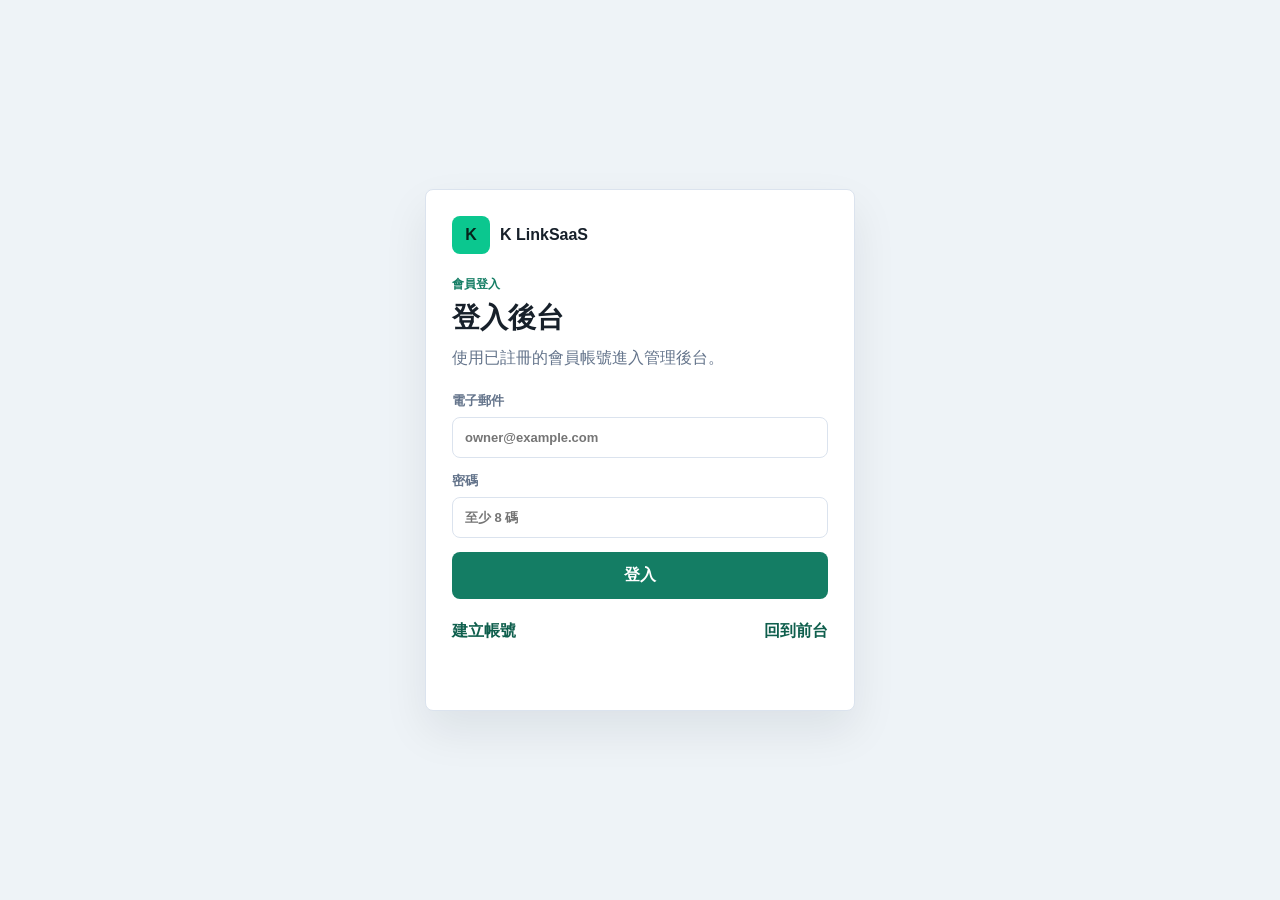
<file: prototype/login.html>
<!doctype html>
<html lang="zh-Hant">
<head>
  <meta charset="utf-8">
  <meta name="viewport" content="width=device-width, initial-scale=1">
  <title>K LinkSaaS 登入</title>
  <link rel="stylesheet" href="login.css">
</head>
<body>
  <main class="login-shell">
    <section class="login-panel">
      <a class="brand" href="/">
        <span>K</span>
        <strong>K LinkSaaS</strong>
      </a>

      <div class="panel-copy">
        <p class="eyebrow">會員登入</p>
        <h1>登入後台</h1>
        <p>使用已註冊的會員帳號進入管理後台。</p>
      </div>

      <form id="loginForm" class="login-form">
        <label>
          電子郵件
          <input id="email" type="email" autocomplete="email" required placeholder="owner@example.com">
        </label>
        <label>
          密碼
          <input id="password" type="password" autocomplete="current-password" required placeholder="至少 8 碼">
        </label>
        <button type="submit">登入</button>
      </form>

      <div class="link-row">
        <a href="/register">建立帳號</a>
        <a href="/">回到前台</a>
      </div>

      <p id="loginStatus" class="status" role="status"></p>
    </section>
  </main>

  <script src="login.js"></script>
</body>
</html>
</file>
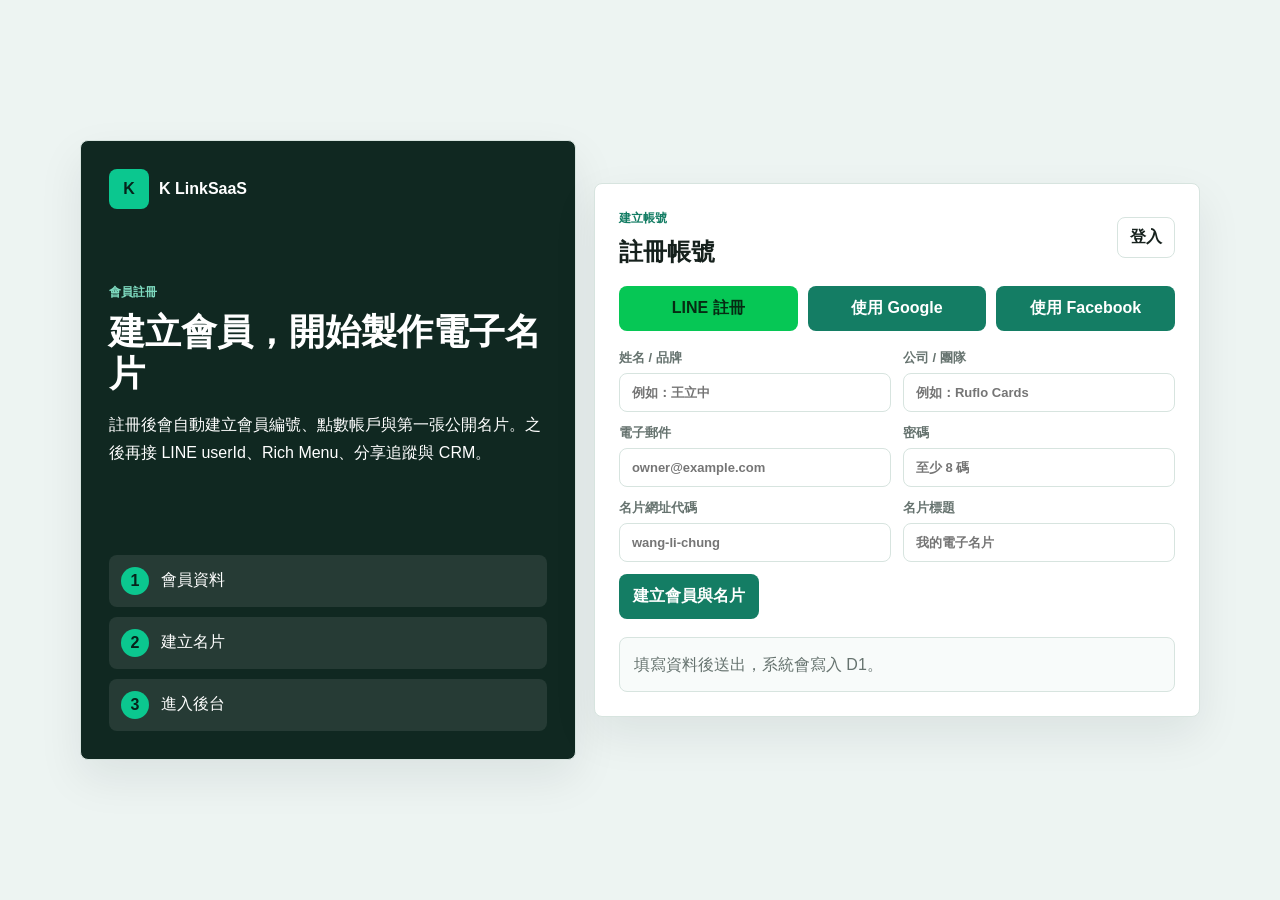
<file: prototype/register.html>
<!doctype html>
<html lang="zh-Hant">
<head>
  <meta charset="utf-8">
  <meta name="viewport" content="width=device-width, initial-scale=1">
  <title>K LinkSaaS 註冊</title>
  <link rel="stylesheet" href="register.css">
  <script charset="utf-8" src="https://static.line-scdn.net/liff/edge/2/sdk.js"></script>
</head>
<body>
  <main class="register-shell">
    <section class="intro-panel">
      <a class="brand" href="/">
        <span>K</span>
        <strong>K LinkSaaS</strong>
      </a>
      <div>
        <p class="eyebrow">會員註冊</p>
        <h1>建立會員，開始製作電子名片</h1>
        <p>註冊後會自動建立會員編號、點數帳戶與第一張公開名片。之後再接 LINE userId、Rich Menu、分享追蹤與 CRM。</p>
      </div>
      <div class="flow-list">
        <article><strong>1</strong><span>會員資料</span></article>
        <article><strong>2</strong><span>建立名片</span></article>
        <article><strong>3</strong><span>進入後台</span></article>
      </div>
    </section>

    <section class="form-panel">
      <div class="panel-head">
        <div>
          <p class="eyebrow">建立帳號</p>
          <h2>註冊帳號</h2>
        </div>
        <a href="/login">登入</a>
      </div>

      <div class="social-row">
        <button class="line" id="lineRegisterButton" type="button">LINE 註冊</button>
        <button id="googleRegisterButton" type="button">使用 Google</button>
        <button id="facebookRegisterButton" type="button">使用 Facebook</button>
      </div>

      <form id="registerForm" class="register-form">
        <label>
          姓名 / 品牌
          <input id="displayName" required placeholder="例如：王立中">
        </label>
        <label>
          公司 / 團隊
          <input id="company" placeholder="例如：Ruflo Cards">
        </label>
        <label>
          電子郵件
          <input id="email" type="email" required placeholder="owner@example.com">
        </label>
        <label>
          密碼
          <input id="password" type="password" minlength="8" required placeholder="至少 8 碼">
        </label>
        <label>
          名片網址代碼
          <input id="slug" placeholder="wang-li-chung">
        </label>
        <label>
          名片標題
          <input id="cardTitle" placeholder="我的電子名片">
        </label>
        <button type="submit">建立會員與名片</button>
      </form>

      <div class="result-panel" id="registerResult" role="status">
        填寫資料後送出，系統會寫入 D1。
      </div>
    </section>
  </main>

  <script src="register.js"></script>
</body>
</html>
</file>
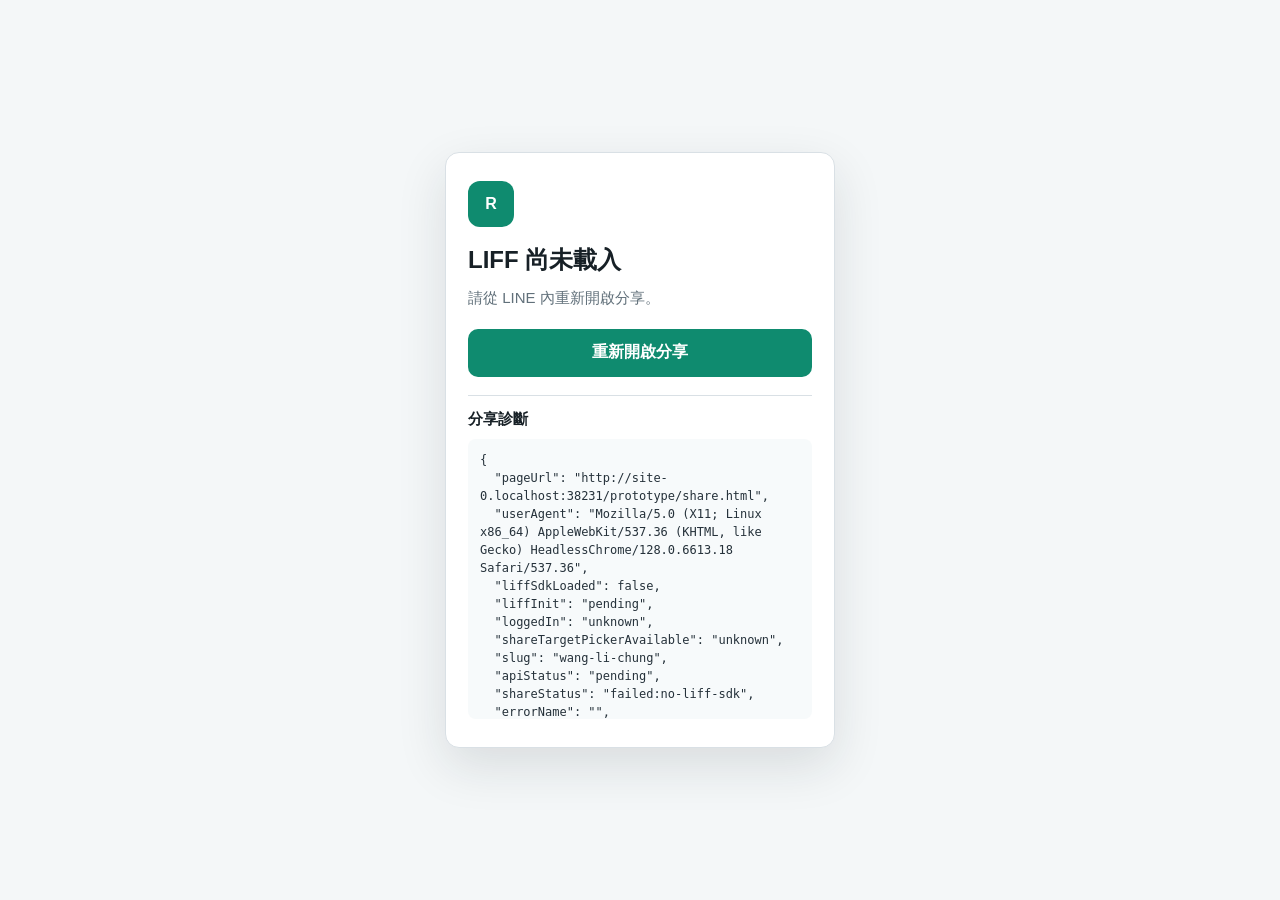
<file: prototype/share.html>
<!doctype html>
<html lang="zh-Hant">
<head>
  <meta charset="utf-8">
  <meta name="viewport" content="width=device-width, initial-scale=1">
  <title>正在開啟 LINE 分享</title>
  <style>
    :root {
      color-scheme: light;
      --ink: #172026;
      --muted: #61707a;
      --line: #d9e0e5;
      --accent: #0f8b6f;
      --surface: #f4f7f8;
    }

    * {
      box-sizing: border-box;
    }

    body {
      margin: 0;
      min-height: 100vh;
      display: grid;
      place-items: center;
      padding: 24px;
      font-family: Arial, "Microsoft JhengHei", sans-serif;
      color: var(--ink);
      background: var(--surface);
    }

    main {
      width: min(390px, 100%);
      padding: 28px 22px;
      border: 1px solid var(--line);
      border-radius: 14px;
      background: #fff;
      box-shadow: 0 18px 50px rgba(23, 32, 38, 0.12);
    }

    .mark {
      width: 46px;
      height: 46px;
      display: grid;
      place-items: center;
      border-radius: 12px;
      margin-bottom: 18px;
      color: #fff;
      background: var(--accent);
      font-weight: 800;
    }

    h1 {
      margin: 0 0 10px;
      font-size: 24px;
      line-height: 1.25;
    }

    p {
      margin: 0;
      color: var(--muted);
      font-size: 15px;
      line-height: 1.7;
    }

    button {
      width: 100%;
      min-height: 48px;
      margin-top: 18px;
      border: 0;
      border-radius: 10px;
      color: #fff;
      background: var(--accent);
      font-size: 16px;
      font-weight: 800;
    }

    button:disabled {
      opacity: 0.7;
    }

    .diagnostics {
      margin-top: 18px;
      padding-top: 14px;
      border-top: 1px solid var(--line);
    }

    .diagnostics h2 {
      margin: 0 0 10px;
      font-size: 15px;
    }

    .diagnostics pre {
      min-height: 120px;
      max-height: 280px;
      overflow: auto;
      margin: 0;
      padding: 12px;
      border-radius: 8px;
      color: #25313a;
      background: #f7fafb;
      white-space: pre-wrap;
      word-break: break-word;
      font-size: 12px;
      line-height: 1.5;
    }
  </style>
  <script charset="utf-8" src="https://static.line-scdn.net/liff/edge/2/sdk.js"></script>
</head>
<body>
  <main>
    <div class="mark">R</div>
    <h1 id="shareTitle">正在開啟 LINE 通訊錄</h1>
    <p id="shareStatus">請稍候，系統會直接開啟分享對象選擇器。</p>
    <button id="retryShare" type="button" disabled>處理中...</button>
    <section class="diagnostics" aria-label="分享診斷">
      <h2>分享診斷</h2>
      <pre id="shareDiagnostics">正在收集狀態...</pre>
    </section>
  </main>
  <script src="share.js"></script>
</body>
</html>
</file>
<file: prototype/login.css>
:root {
  --bg: #eef3f7;
  --panel: #ffffff;
  --ink: #17202a;
  --muted: #64748b;
  --line: #dbe3ee;
  --brand: #147d64;
  --brand-dark: #0f5f4d;
  --danger: #b42318;
}

* {
  box-sizing: border-box;
}

button {
  transition: opacity 0.18s ease, filter 0.18s ease;
}

button:disabled,
button[aria-busy="true"] {
  cursor: not-allowed;
  opacity: 0.68;
  filter: grayscale(0.18);
}

button[aria-busy="true"] {
  pointer-events: none;
}

body {
  margin: 0;
  min-height: 100vh;
  background: var(--bg);
  color: var(--ink);
  font-family: Arial, "Noto Sans TC", sans-serif;
}

.login-shell {
  min-height: 100vh;
  display: grid;
  place-items: center;
  padding: 18px;
}

.login-panel {
  width: min(100%, 430px);
  display: grid;
  gap: 22px;
  padding: 26px;
  border: 1px solid var(--line);
  border-radius: 8px;
  background: var(--panel);
  box-shadow: 0 20px 45px rgba(15, 23, 42, 0.08);
}

.brand {
  display: inline-flex;
  align-items: center;
  gap: 10px;
  color: var(--ink);
  font-weight: 900;
  text-decoration: none;
}

.brand span {
  width: 38px;
  height: 38px;
  display: grid;
  place-items: center;
  border-radius: 8px;
  background: #0bc78f;
  color: #06231b;
}

.eyebrow {
  margin: 0 0 6px;
  color: var(--brand);
  font-size: 12px;
  font-weight: 700;
  text-transform: uppercase;
}

h1,
p {
  margin: 0;
}

h1 {
  font-size: 28px;
  letter-spacing: 0;
}

.panel-copy p:last-child {
  margin-top: 8px;
  color: var(--muted);
  line-height: 1.6;
}

.login-form {
  display: grid;
  gap: 14px;
}

label {
  display: grid;
  gap: 7px;
  color: var(--muted);
  font-size: 13px;
  font-weight: 700;
}

input {
  width: 100%;
  border: 1px solid var(--line);
  border-radius: 8px;
  padding: 12px;
  color: var(--ink);
  font: inherit;
}

button {
  border: 0;
  border-radius: 8px;
  padding: 13px 16px;
  background: var(--brand);
  color: white;
  font: inherit;
  font-weight: 800;
  cursor: pointer;
}

button:hover {
  background: var(--brand-dark);
}

.link-row {
  display: flex;
  justify-content: space-between;
  gap: 12px;
}

.link-row a {
  color: var(--brand-dark);
  font-weight: 700;
  text-decoration: none;
}

.status {
  min-height: 20px;
  color: var(--danger);
  font-size: 13px;
}

@media (max-width: 520px) {
  .login-shell {
    align-items: stretch;
    padding: 12px;
  }

  .login-panel {
    align-content: start;
    min-height: calc(100vh - 24px);
    padding: 20px;
  }
}
</file>
<file: prototype/register.css>
:root {
  --bg: #edf4f2;
  --panel: #ffffff;
  --ink: #16211d;
  --muted: #66736f;
  --line: #d7e4df;
  --brand: #147d64;
  --brand-dark: #0f5f4d;
  --line-green: #06c755;
}

* {
  box-sizing: border-box;
}

button {
  transition: opacity 0.18s ease, filter 0.18s ease;
}

button:disabled,
button[aria-busy="true"] {
  cursor: not-allowed;
  opacity: 0.68;
  filter: grayscale(0.18);
}

button[aria-busy="true"] {
  pointer-events: none;
}

body {
  margin: 0;
  min-height: 100vh;
  background: var(--bg);
  color: var(--ink);
  font-family: Arial, "Noto Sans TC", sans-serif;
}

a {
  color: inherit;
  text-decoration: none;
}

.register-shell {
  width: min(1120px, calc(100vw - 28px));
  min-height: 100vh;
  margin: 0 auto;
  display: grid;
  grid-template-columns: 0.9fr 1.1fr;
  gap: 18px;
  align-items: center;
  padding: 28px 0;
}

.intro-panel,
.form-panel {
  border: 1px solid var(--line);
  border-radius: 8px;
  background: var(--panel);
  box-shadow: 0 18px 45px rgba(17, 24, 39, 0.08);
}

.intro-panel {
  min-height: 620px;
  display: flex;
  flex-direction: column;
  justify-content: space-between;
  padding: 28px;
  background: #102821;
  color: white;
}

.brand {
  display: inline-flex;
  align-items: center;
  gap: 10px;
  width: fit-content;
}

.brand span {
  width: 40px;
  height: 40px;
  display: grid;
  place-items: center;
  border-radius: 8px;
  background: #0bc78f;
  color: #06231b;
  font-weight: 900;
}

.eyebrow {
  margin: 0 0 8px;
  color: var(--brand);
  font-size: 12px;
  font-weight: 800;
  text-transform: uppercase;
}

.intro-panel .eyebrow {
  color: #7fdcc1;
}

h1,
h2 {
  margin: 0;
  letter-spacing: 0;
}

h1 {
  font-size: 36px;
  line-height: 1.18;
}

h2 {
  font-size: 24px;
}

p {
  color: inherit;
  line-height: 1.7;
}

.flow-list {
  display: grid;
  gap: 10px;
}

.flow-list article {
  display: flex;
  align-items: center;
  gap: 12px;
  padding: 12px;
  border-radius: 8px;
  background: rgba(255, 255, 255, 0.09);
}

.flow-list strong {
  width: 28px;
  height: 28px;
  display: grid;
  place-items: center;
  border-radius: 999px;
  background: #0bc78f;
  color: #06231b;
}

.form-panel {
  padding: 24px;
}

.panel-head {
  display: flex;
  align-items: center;
  justify-content: space-between;
  gap: 12px;
  margin-bottom: 18px;
}

.panel-head a {
  border: 1px solid var(--line);
  border-radius: 8px;
  padding: 9px 12px;
  font-weight: 800;
}

.social-row {
  display: grid;
  grid-template-columns: repeat(3, minmax(0, 1fr));
  gap: 10px;
  margin-bottom: 18px;
}

button {
  border: 0;
  border-radius: 8px;
  padding: 12px 14px;
  background: var(--brand);
  color: white;
  font: inherit;
  font-weight: 800;
  cursor: pointer;
}

button:hover {
  background: var(--brand-dark);
}

button.line {
  background: var(--line-green);
  color: #062b13;
}

.register-form {
  display: grid;
  grid-template-columns: repeat(2, minmax(0, 1fr));
  gap: 12px;
}

label {
  display: grid;
  gap: 6px;
  color: var(--muted);
  font-size: 13px;
  font-weight: 800;
}

input {
  width: 100%;
  border: 1px solid var(--line);
  border-radius: 8px;
  padding: 11px 12px;
  color: var(--ink);
  font: inherit;
}

.register-form button {
  grid-column: 1 / -1;
  justify-self: start;
}

.result-panel {
  margin-top: 18px;
  padding: 14px;
  border: 1px solid var(--line);
  border-radius: 8px;
  background: #f8fbfa;
  color: var(--muted);
  line-height: 1.6;
}

@media (max-width: 820px) {
  .register-shell {
    grid-template-columns: 1fr;
    padding: 14px 0;
  }

  .intro-panel {
    min-height: auto;
    gap: 28px;
  }

  h1 {
    font-size: 28px;
  }

  .social-row,
  .register-form {
    grid-template-columns: 1fr;
  }
}
</file>
